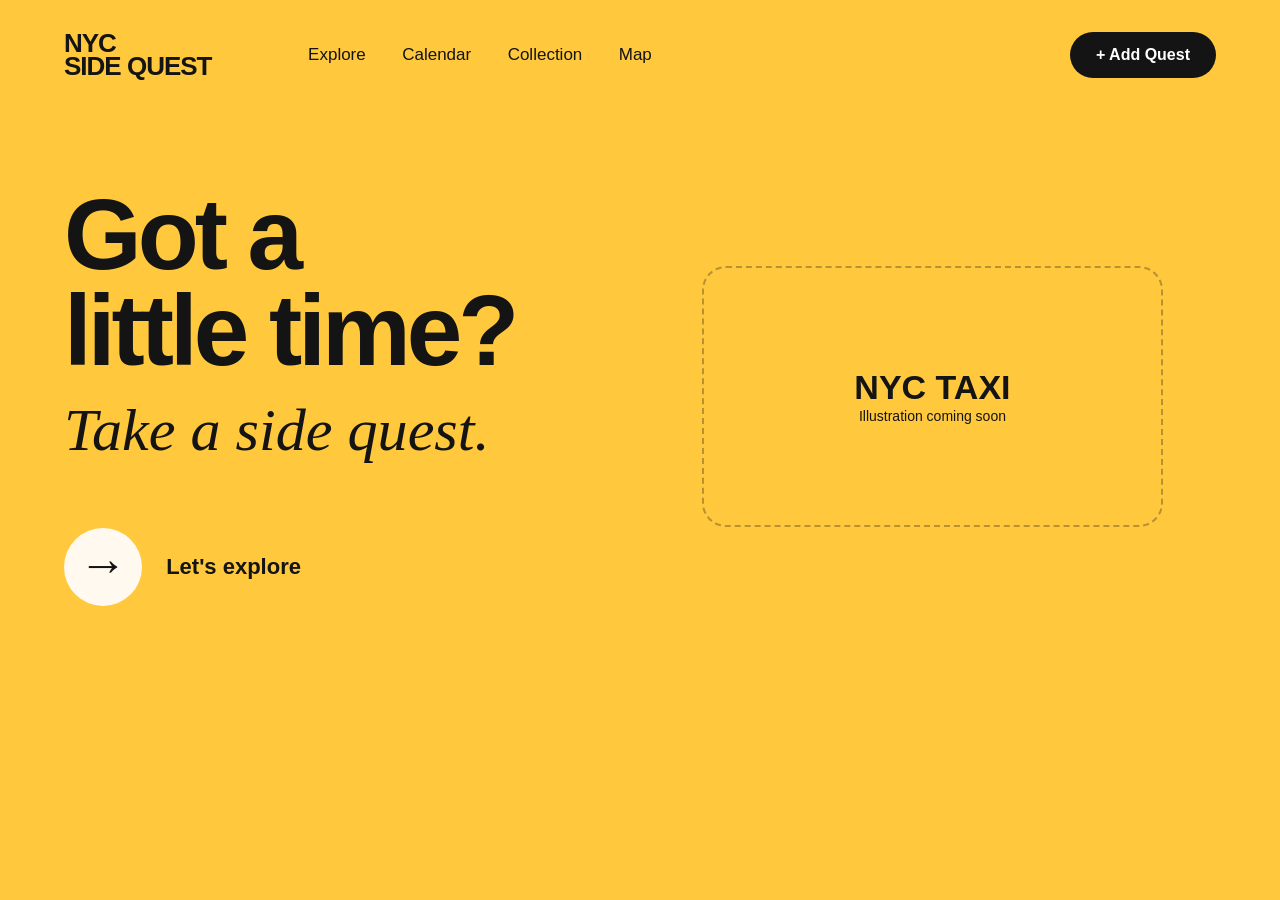
<file: index.html>
<!doctype html>
<html lang="en">
  <head>
    <meta charset="UTF-8" />
    <meta name="viewport" content="width=device-width, initial-scale=1.0" />
    <title>My Project</title>
    <link rel="stylesheet" href="style.css" />
  </head>
  <body>
    <!-- START BELOW -->
     

   
<!--
SECTION INVENTORY
1. Header and Navigation
2. Welcome Hero
3. Footer
-->

<!-- HEADER -->
<header class="site-header">
  <nav class="navigation" aria-label="Main navigation">

    <!-- LOGO -->
    <a class="logo" href="index.html">
      NYC<br>SIDE QUEST
    </a>

    <!-- DESKTOP NAVIGATION -->
    <div class="desktop-nav">
      <a href="explore.html">Explore</a>
      <a href="calendar.html">Calendar</a>
      <a href="collection.html">Collection</a>
      <a href="map.html">Map</a>
    </div>

    <!-- DESKTOP ADD BUTTON -->
    <a class="add-button" href="add-quest.html">
      + Add Quest
    </a>

    <!-- MOBILE SKIP -->
    <a class="mobile-skip" href="calendar.html">
      Skip
    </a>

  </nav>
</header>

<!-- WELCOME PAGE -->
<main>
  <section class="welcome">

    <!-- HEADLINE -->
    <div class="welcome-content">

      <h1>
        Got a<br>little time?
      </h1>

      <p class="handwritten">
        Take a side quest.
      </p>

      <!-- EXPLORE BUTTON -->
      <a class="explore-button" href="calendar.html">
        <span class="arrow">&rarr;</span>
        <span class="explore-label">Let's explore</span>
      </a>

    </div>

    <!-- TAXI ILLUSTRATION AREA -->
    <div class="taxi-area" aria-label="NYC taxi illustration placeholder">
      <p>NYC TAXI</p>
      <small>Illustration coming soon</small>
    </div>

  </section>
</main>



  </body>
</html>
</file>
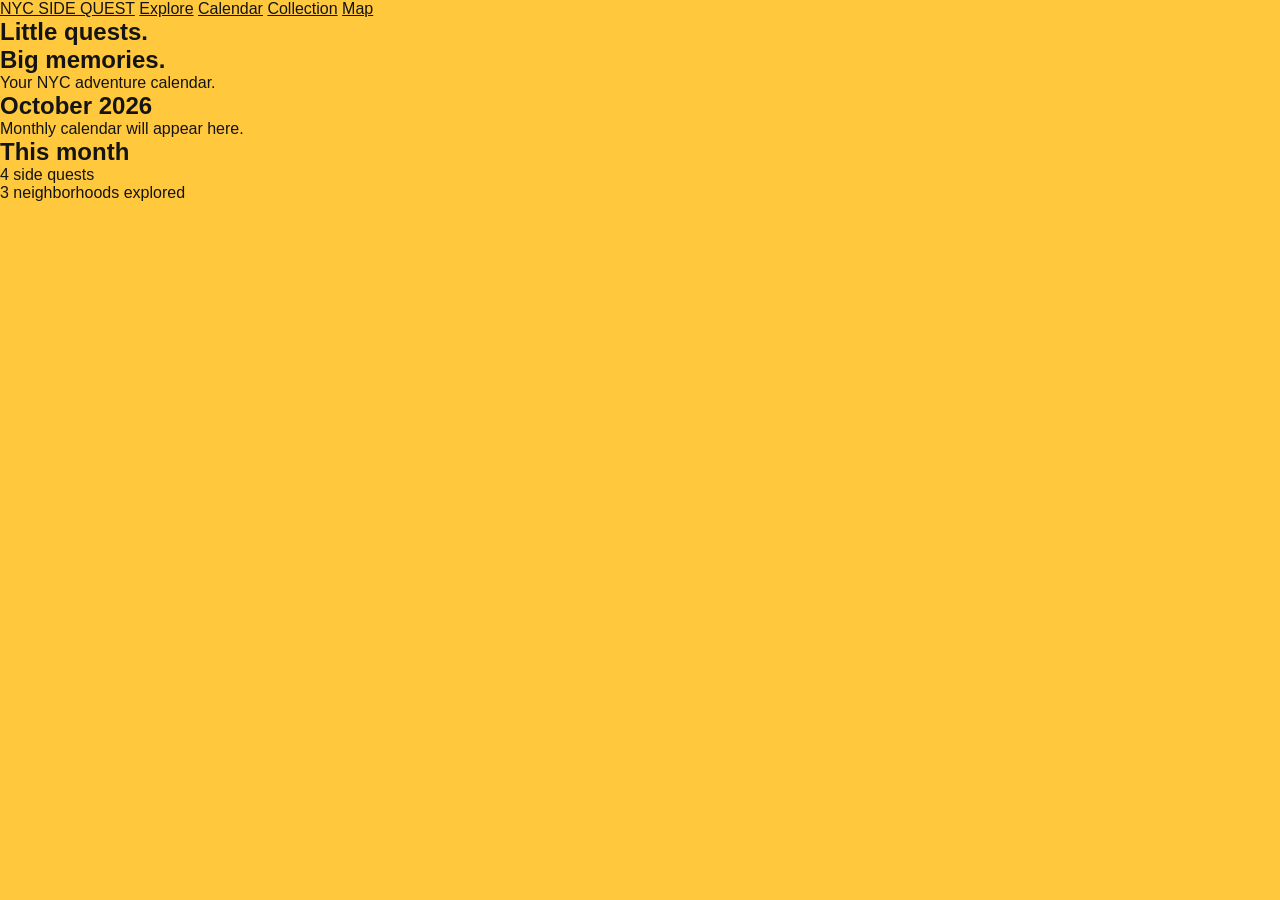
<file: calendar.html>
<!doctype html>
<html lang="en">
<head>
  <meta charset="UTF-8" />
  <meta name="viewport"
        content="width=device-width, initial-scale=1.0" />
  <title>Calendar | NYC Side Quest</title>
  <link rel="stylesheet" href="style.css" />
</head>
<body class="app-page">

  <!-- HEADER -->
  <header class="app-header">
    <nav aria-label="Main navigation">
      <a href="index.html">NYC SIDE QUEST</a>
      <a href="explore.html">Explore</a>
      <a href="calendar.html">Calendar</a>
      <a href="collection.html">Collection</a>
      <a href="map.html">Map</a>
    </nav>
  </header>

  <!-- MAIN -->
  <main class="app-main">

    <!-- PAGE TITLE -->
    <section>
      <h1>Little quests.</h1>
      <h2>Big memories.</h2>
      <p>Your NYC adventure calendar.</p>
    </section>

    <!-- CALENDAR -->
    <section>
      <h2>October 2026</h2>
      <p>Monthly calendar will appear here.</p>
    </section>

    <!-- MONTHLY SUMMARY -->
    <section>
      <h2>This month</h2>
      <p>4 side quests</p>
      <p>3 neighborhoods explored</p>
    </section>

  </main>
</body>
</html>
</file>
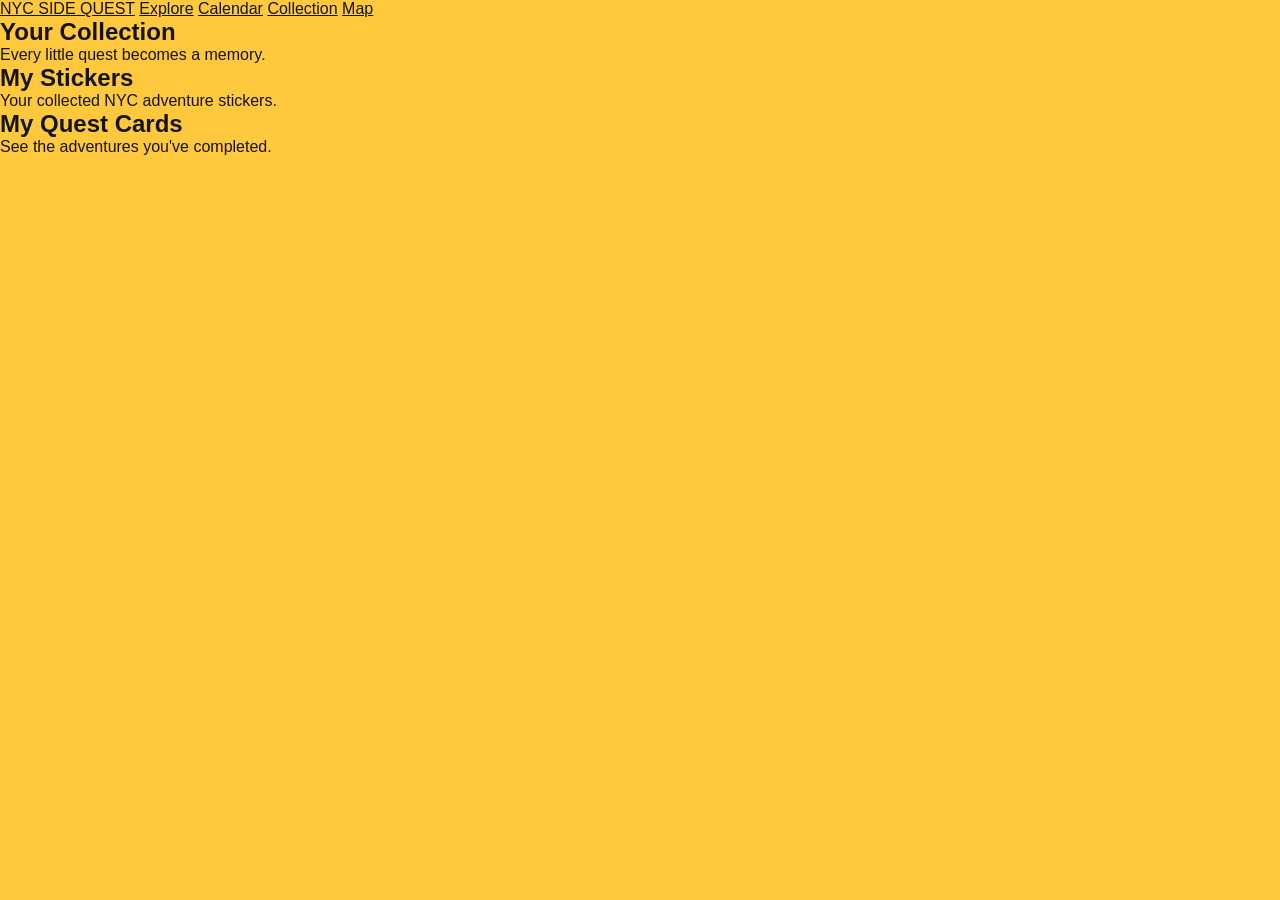
<file: collection.html>
<!doctype html>
<html lang="en">
<head>
  <meta charset="UTF-8" />
  <meta name="viewport"
        content="width=device-width, initial-scale=1.0" />
  <title>Collection | NYC Side Quest</title>
  <link rel="stylesheet" href="style.css" />
</head>
<body class="app-page">

  <!-- HEADER -->
  <header class="app-header">
    <nav aria-label="Main navigation">
      <a href="index.html">NYC SIDE QUEST</a>
      <a href="explore.html">Explore</a>
      <a href="calendar.html">Calendar</a>
      <a href="collection.html">Collection</a>
      <a href="map.html">Map</a>
    </nav>
  </header>

  <!-- MAIN -->
  <main class="app-main">

    <!-- PAGE TITLE -->
    <section>
      <h1>Your Collection</h1>
      <p>Every little quest becomes a memory.</p>
    </section>

    <!-- STICKER COLLECTION -->
    <section>
      <h2>My Stickers</h2>
      <p>Your collected NYC adventure stickers.</p>
    </section>

    <!-- QUEST CARDS -->
    <section>
      <h2>My Quest Cards</h2>
      <p>See the adventures you've completed.</p>
    </section>

  </main>
</body>
</html>
</file>
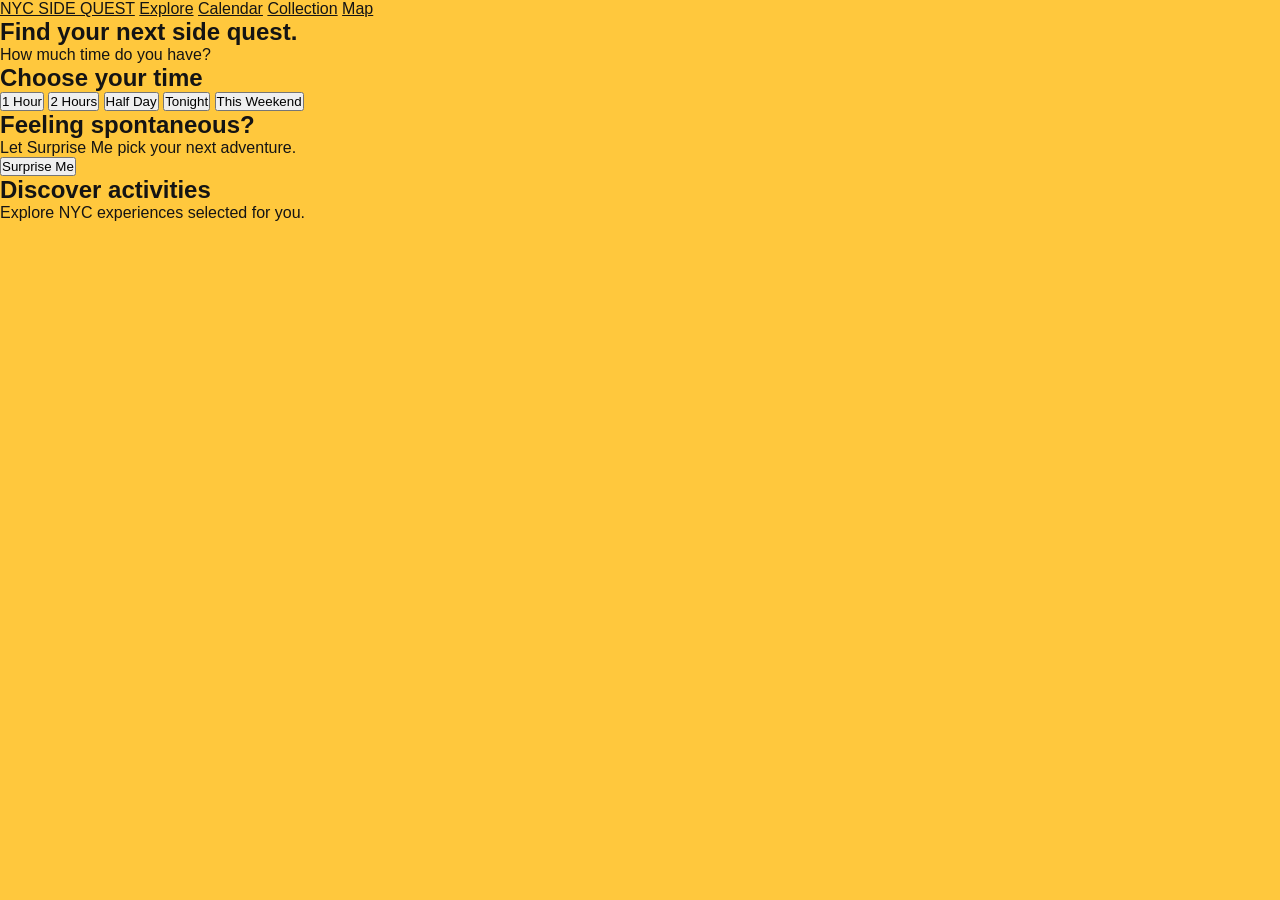
<file: explore.html>
<!doctype html>
<html lang="en">
<head>
  <meta charset="UTF-8" />
  <meta name="viewport"
        content="width=device-width, initial-scale=1.0" />
  <title>Explore | NYC Side Quest</title>
  <link rel="stylesheet" href="style.css" />
</head>
<body class="app-page">

  <!-- HEADER -->
  <header class="app-header">
    <nav aria-label="Main navigation">
      <a href="index.html">NYC SIDE QUEST</a>
      <a href="explore.html">Explore</a>
      <a href="calendar.html">Calendar</a>
      <a href="collection.html">Collection</a>
      <a href="map.html">Map</a>
    </nav>
  </header>

  <!-- MAIN -->
  <main class="app-main">

    <!-- EXPLORE INTRO -->
    <section>
      <h1>Find your next side quest.</h1>
      <p>How much time do you have?</p>
    </section>

    <!-- TIME SELECTION -->
    <section>
      <h2>Choose your time</h2>
      <button type="button">1 Hour</button>
      <button type="button">2 Hours</button>
      <button type="button">Half Day</button>
      <button type="button">Tonight</button>
      <button type="button">This Weekend</button>
    </section>

    <!-- SURPRISE ME -->
    <section>
      <h2>Feeling spontaneous?</h2>
      <p>Let Surprise Me pick your next adventure.</p>
      <button type="button">Surprise Me</button>
    </section>

    <!-- QUEST DISCOVERY -->
    <section>
      <h2>Discover activities</h2>
      <p>Explore NYC experiences selected for you.</p>
    </section>

  </main>
</body>
</html>
</file>
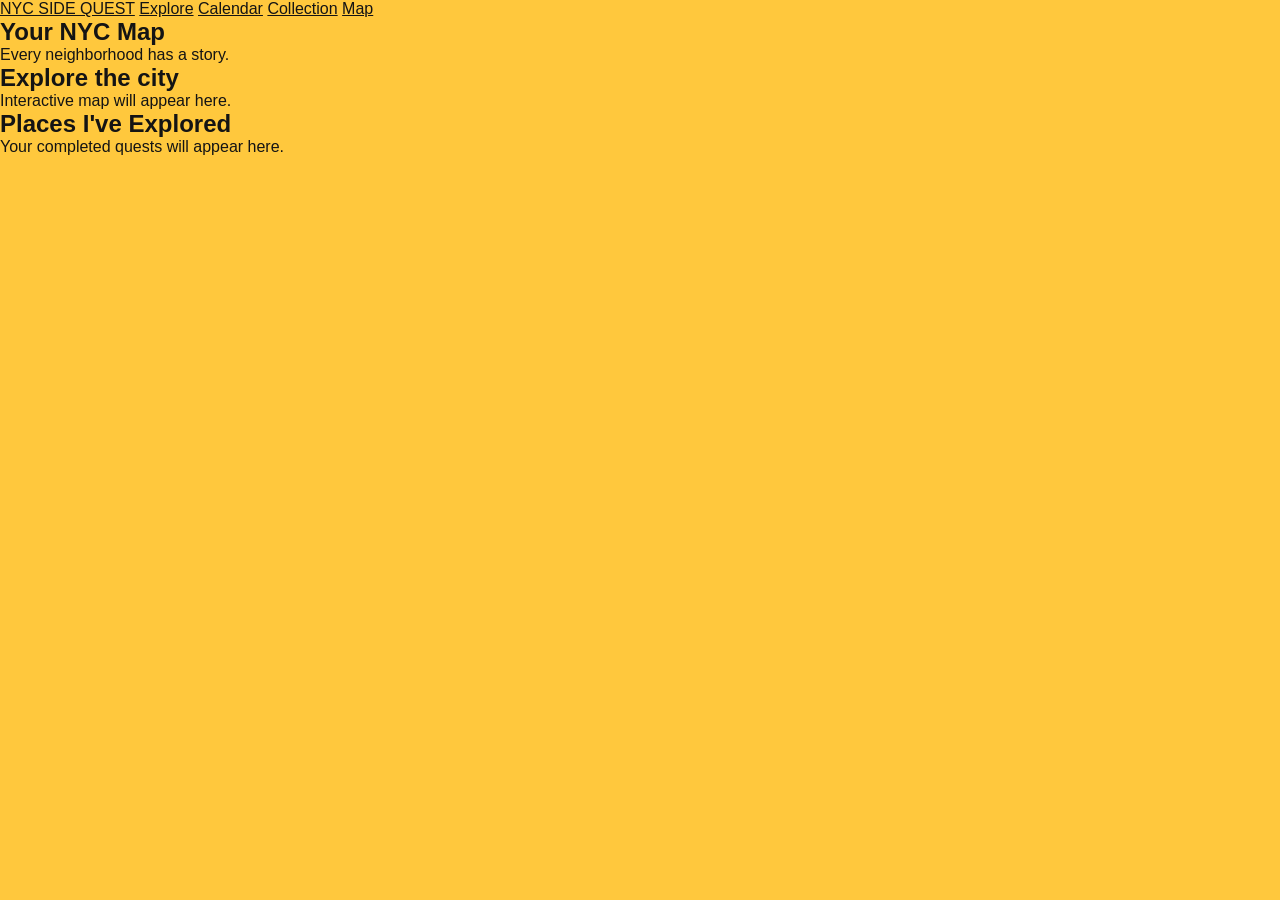
<file: map.html>
<!doctype html>
<html lang="en">
<head>
  <meta charset="UTF-8" />
  <meta name="viewport"
        content="width=device-width, initial-scale=1.0" />
  <title>Map | NYC Side Quest</title>
  <link rel="stylesheet" href="style.css" />
</head>
<body class="app-page">

  <!-- HEADER -->
  <header class="app-header">
    <nav aria-label="Main navigation">
      <a href="index.html">NYC SIDE QUEST</a>
      <a href="explore.html">Explore</a>
      <a href="calendar.html">Calendar</a>
      <a href="collection.html">Collection</a>
      <a href="map.html">Map</a>
    </nav>
  </header>

  <!-- MAIN -->
  <main class="app-main">

    <!-- PAGE TITLE -->
    <section>
      <h1>Your NYC Map</h1>
      <p>Every neighborhood has a story.</p>
    </section>

    <!-- MAP AREA -->
    <section>
      <h2>Explore the city</h2>
      <p>Interactive map will appear here.</p>
    </section>

    <!-- VISITED LOCATIONS -->
    <section>
      <h2>Places I've Explored</h2>
      <p>Your completed quests will appear here.</p>
    </section>

  </main>
</body>
</html>
</file>
<file: style.css>
/* === RESET === */
*,
*::before,
*::after {
  margin: 0;
  padding: 0;
  box-sizing: border-box;
}

/* START BELOW */


/* =====================================
   NYC SIDE QUEST - WELCOME PAGE
   Assignment 5
   ===================================== */

/* DESIGN TOKENS */
:root {
  --yellow: #FFC83D;
  --black: #141414;
  --cream: #FFF9EF;
}

/* BASE */

* {
  box-sizing: border-box;
}

html,
body {
  margin: 0;
  min-height: 100%;
}

body {
  background: var(--yellow);
  color: var(--black);
  font-family: Arial, Helvetica, sans-serif;
}

a {
  color: inherit;
}

/* =====================================
   DESKTOP HEADER
   ===================================== */

.site-header {
  padding: 32px 5% 16px;
  background: var(--yellow);
}

.navigation {
  position: relative;
  min-height: 75px;
}

.logo {
  display: inline-block;
  font-size: 26px;
  font-weight: 900;
  line-height: 0.9;
  letter-spacing: -1px;
  text-decoration: none;
  vertical-align: middle;
}

.desktop-nav {
  display: inline-block;
  margin-left: 8%;
  vertical-align: middle;
}

.desktop-nav a {
  display: inline-block;
  margin-right: 32px;
  font-size: 17px;
  font-weight: 500;
  text-decoration: none;
}

.desktop-nav a:hover {
  text-decoration: underline;
}

.add-button {
  float: right;
  background: var(--black);
  color: white;
  border-radius: 40px;
  padding: 14px 26px;
  text-decoration: none;
  font-size: 16px;
  font-weight: bold;
}

.mobile-skip {
  display: none;
}

/* =====================================
   DESKTOP HERO
   ===================================== */

.welcome {
  position: relative;
  padding: 64px 5% 64px;
  min-height: calc(100vh - 125px);
}

.welcome-content {
  display: inline-block;
  width: 55%;
  vertical-align: middle;
  position: relative;
  z-index: 1;
}

.welcome h1 {
  font-size: clamp(60px, 7.8vw, 124px);
  font-weight: 900;
  line-height: 0.96;
  letter-spacing: -4px;
  margin: 0 0 16px;
}

.handwritten {
  font-family: "Brush Script MT", cursive;
  font-style: italic;
  font-size: clamp(35px, 4.7vw, 76px);
  line-height: 1.15;
  margin: 0 0 64px;
}

/* EXPLORE BUTTON */

.explore-button {
  display: inline-block;
  text-decoration: none;
  color: var(--black);
  font-size: 22px;
  font-weight: bold;
}

.arrow {
  display: inline-block;
  width: 78px;
  height: 78px;
  line-height: 73px;
  text-align: center;
  background: var(--cream);
  border-radius: 50%;
  font-size: 48px;
  font-weight: normal;
  vertical-align: middle;
  margin-right: 18px;
}

.explore-label {
  vertical-align: middle;
}

/* TAXI PLACEHOLDER */

.taxi-area {
  display: inline-block;
  width: 40%;
  min-height: 260px;
  padding: 100px 16px;
  vertical-align: middle;
  text-align: center;
  border: 2px dashed rgba(20,20,20,0.3);
  border-radius: 24px;
}

.taxi-area p {
  font-size: 34px;
  font-weight: 900;
  margin: 0;
}

.taxi-area small {
  font-size: 14px;
}


/* =====================================
   SMALL DESKTOP / TABLET
   ===================================== */

@media (min-width: 769px) and (max-width: 1100px) {

  .desktop-nav {
    margin-left: 3%;
  }

  .desktop-nav a {
    margin-right: 12px;
    font-size: 14px;
  }

  .add-button {
    padding: 12px 16px;
    font-size: 13px;
  }

  .welcome-content {
    width: 57%;
  }

  .taxi-area {
    width: 37%;
  }
}

/* =====================================
   MOBILE WELCOME PAGE
   ===================================== */

@media (max-width: 768px) {

  /* HEADER */

  .site-header {
    padding: 24px 6% 0;
  }

  .navigation {
    min-height: 55px;
  }

  .logo {
    font-size: 18px;
    line-height: 0.9;
  }

  .desktop-nav,
  .add-button {
    display: none;
  }

  .mobile-skip {
    display: inline-block;
    position: absolute;
    right: 0;
    top: 4px;
    font-size: 15px;
    text-decoration: none;
  }

  /* HERO */

  .welcome {
    padding: 18px 6% 28px;
    min-height: calc(100svh - 100px);
  }

  .welcome-content {
    display: block;
    width: 100%;
    position: static;
  }

  .welcome h1 {
    font-size: clamp(44px, 12.5vw, 72px);
    line-height: 0.94;
    letter-spacing: -2px;
    margin: 0 0 12px;
  }

  .handwritten {
    font-size: clamp(30px, 8vw, 45px);
    line-height: 1.1;
    margin: 0 0 20px;
  }

  /* TAXI AREA */

  .taxi-area {
    display: block;
    width: 90%;
    min-height: 180px;
    padding: 60px 12px;
    margin: 26px auto 0;
    border-radius: 16px;
  }

  .taxi-area p {
    font-size: 23px;
  }

  .taxi-area small {
    font-size: 12px;
  }

  /* BUTTON */

  .explore-button {
    position: absolute;
    left: 6%;
    bottom: 22px;
    font-size: 18px;
  }

  .arrow {
    width: 58px;
    height: 58px;
    line-height: 54px;
    font-size: 36px;
    margin-right: 0;
  }

  .explore-label {
    display: none;
  }



/* VERY SMALL PHONES */

@media (max-width: 360px) {
  .welcome h1 {
    font-size: 44px;
  }

  .handwritten {
    font-size: 29px;
  }

  .taxi-area {
    min-height: 140px;
    padding: 42px 12px;
    margin-top: 18px;
  }
}

    /* ===================================
      SECONDARY APP PAGES
      =================================== */

    .app-page {
      background-color: #FFF5E6;
      color: #171717;
      font-family: Arial, Helvetica, sans-serif;
    }

    .app-header {
      background-color: #FFC83D;
      padding: 24px 5%;
      border-bottom: 2px solid #171717;
    }

    .app-header nav a {
      display: inline-block;
      color: #171717;
      text-decoration: none;
      font-weight: 600;
      margin-right: 24px;
      padding: 8px 0;
    }

    .app-main {
      padding: 40px 6%;
    }

    .app-main section {
      background-color: #FFFCF5;
      padding: 32px;
      margin-bottom: 24px;
      border: 1px solid #D8CBB8;
      border-radius: 20px;
    }

    .app-main h1 {
      font-size: clamp(36px, 6vw, 64px);
      line-height: 1.1;
      margin-bottom: 16px;
    }

    .app-main h2 {
      font-size: 26px;
      margin-bottom: 16px;
    }

    .app-main p {
      line-height: 1.6;
      margin-bottom: 16px;
    }

    .app-main button {
      background-color: #FFC83D;
      color: #171717;
      border: 1px solid #171717;
      border-radius: 20px;
      padding: 12px 18px;
      margin: 8px 8px 8px 0;
      font-size: 16px;
    }

    @media (max-width: 768px) {
      .app-header {
        padding: 16px 6%;
      }

      .app-header nav a {
        font-size: 13px;
        margin-right: 12px;
      }

      .app-main {
        padding: 24px 5%;
      }

      .app-main section {
        padding: 24px;
      }
    }
</file>
